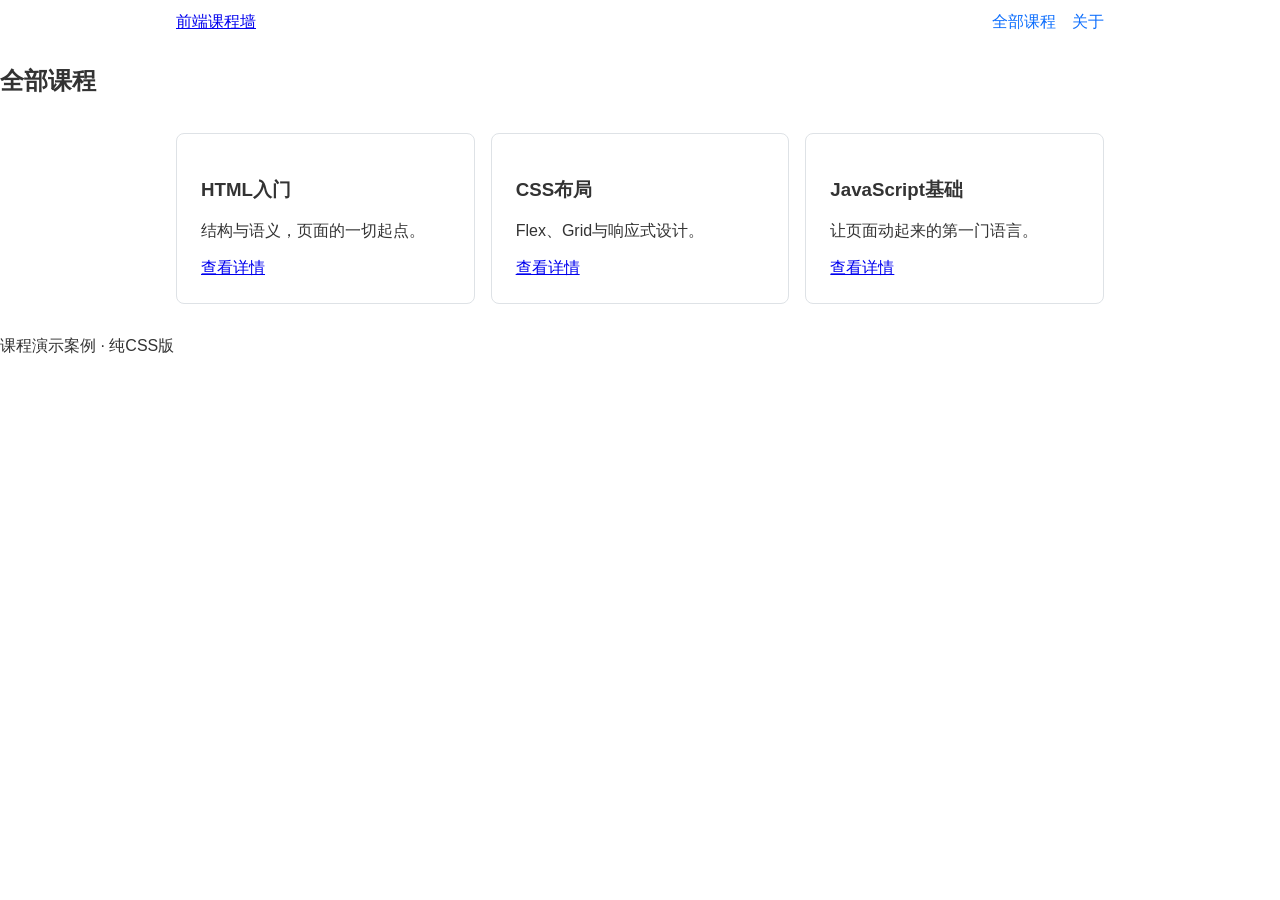
<file: courses-page/index.html>
<!DOCTYPE html>
<html lang="zh-CN">
<head>
    <meta charset="UTF-8">
    <meta name="viewport" content="width=device-width, initial-scale=1.0">
    <title>课程展示</title>
    <link rel="stylesheet" href="css/courses.css">
</head>
<body>
    <header class="site-header">
        <div class="nav-wrap">
            <a class="logo" href="#">前端课程墙</a>
            <nav class="main-nav">
                <a href="#courses">全部课程</a>
                <a href="#about">关于</a>
           </nav>
       </div>
    </header>
<main>
    <section id="courses">
        <h2>全部课程</h2>
        <div class="card-grid">
            <article class="course-card">
                <h3>HTML入门</h3>
                <p>结构与语义，页面的一切起点。</p>
                <a href="#">查看详情</a>
            </article>
            <article class="course-card">
                 <h3>CSS布局</h3>
                 <p>Flex、Grid与响应式设计。</p>
                 <a href="#">查看详情</a>
            </article>
            <article class="course-card">
                  <h3>JavaScript基础</h3>
                  <p>让页面动起来的第一门语言。</p>
                  <a href="#">查看详情</a>
            </article>
        </div>
    </section>
</main>
<footer><p>课程演示案例 · 纯CSS版</p></footer>
</body>
</html>
</file>
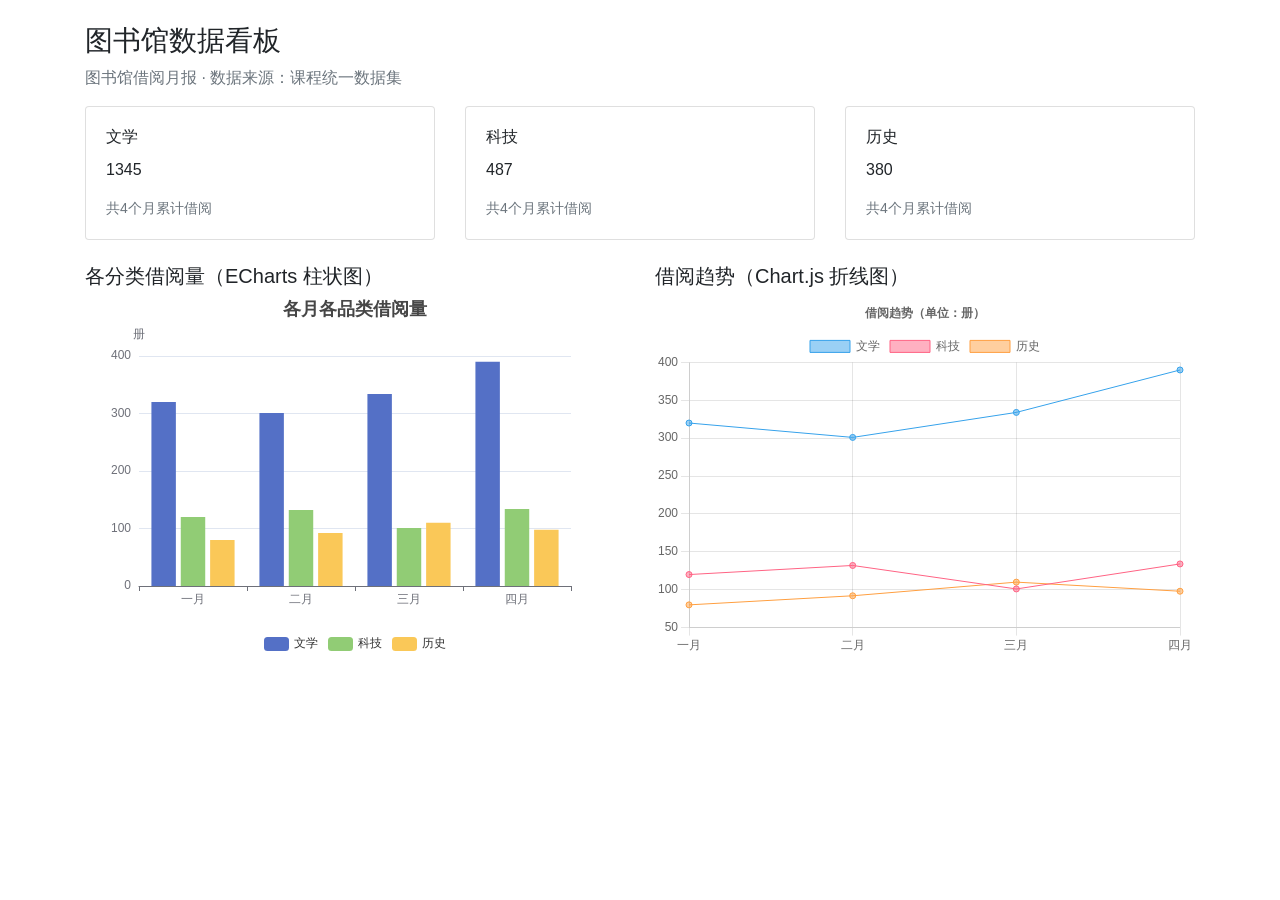
<file: dashboard/index.html>
<!DOCTYPE html>
<html lang="zh-CN">
<head>
  <meta charset="UTF-8">
  <meta name="viewport" content="width=device-width, initial-scale=1.0">
  <title>图书馆数据看板</title>
  <link href="libs/bootstrap.min.css" rel="stylesheet">
  <style>
    .chart-box { height: 360px; }
    #status { display: none; }
  </style>
</head>
<body class="container py-4">
  <header>
    <h1 class="h3">图书馆数据看板</h1>
    <p class="text-muted" id="sub-title">数据来源：课程统一数据集</p>
  </header>

  <p id="status" class="alert alert-warning"></p>

  <section class="row g-1 mb-4" id="cards"></section>

  <section class="row">
    <div class="col-lg-6">
      <h2 class="h5">各分类借阅量（ECharts 柱状图）</h2>
      <div id="bar-chart" class="chart-box"></div>
    </div>
    <div class="col-lg-6">
      <h2 class="h5">借阅趋势（Chart.js 折线图）</h2>
      <div class="chart-box"><canvas id="line-chart"></canvas></div>
    </div>
  </section>

  <script src="libs/jquery-3.7.1.min.js"></script>
  <script src="libs/bootstrap.bundle.min.js"></script>
  <script src="libs/echarts.min.js"></script>
  <script src="libs/Chart.umd.js"></script>
  <script src="app.js"></script>
</body>
</html>
</file>
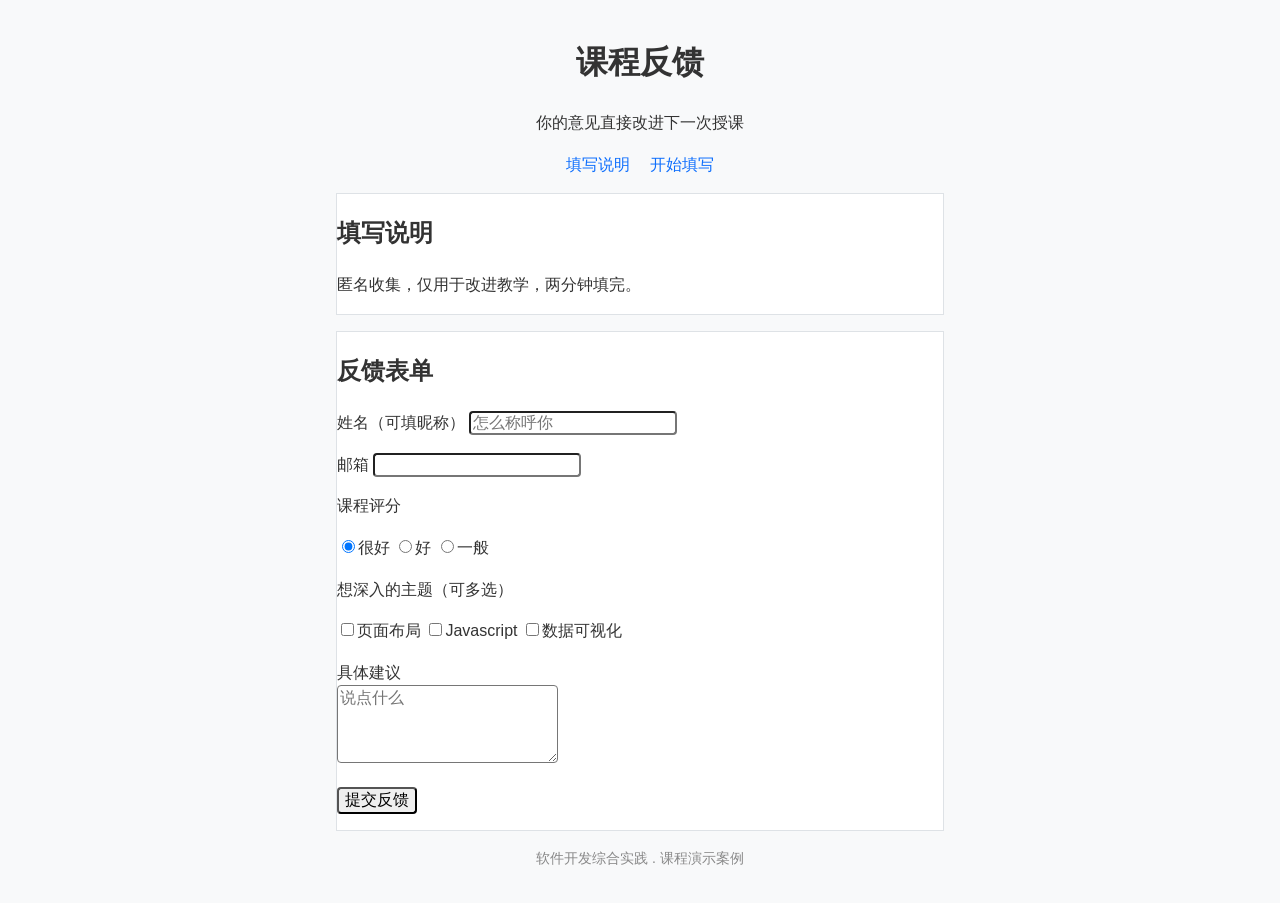
<file: feedback-form/index.html>
<!DOCTYPE html>
    <html lang="zh-CN">
<head>
    <meta  charset="UTF-8">
    <meta  name="viewport"  content="width=device-width,  initial-scale=1.0">
    <title>课程反馈</title>
    <link rel="stylesheet" href="css/style.css">
</head>
<body>
    <header>
        <h1>课程反馈</h1>
        <p>你的意见直接改进下一次授课</p>
    </header>
    <nav>
        <a  href="#intro">填写说明</a>
        <a  href="#form">开始填写</a>
    </nav>
    <main>
        <section  id="intro">
            <h2>填写说明</h2>
            <p>匿名收集，仅用于改进教学，两分钟填完。</p>
        </section>
        <section  id="form">
            <h2>反馈表单</h2>
            <form  action="#"  method="get">
                <p>
                    <label  for="name">姓名（可填昵称）</label>
                    <input  type="text"  id="name"  name="name"  placeholder="怎么称呼你"   required>
                </p>
                <p>
                    <label  for="mail">邮箱</label>
                    <input  type="email"  id="mail"  required>
               </p>
               <p>课程评分</p>
               <p>
                   <label><input  type="radio"  name="score"  value="5"  checked>很好</label>
                   <label><input  type="radio"  name="score"  value="4">好</label>
                   <label><input  type="radio"  name="score"  value="3">一般</label>
               </p>
               <p>想深入的主题（可多选）</p>
               <p>
                   <label><input  type="checkbox"  name="topic"  value="layout">页面布局</label>
                   <label><input  type="checkbox"  name="topic"  value="Js">Javascript</label>
                   <label><input  type="checkbox"  name="topic"  value="chart">数据可视化</label>
               </p>
               <p>
               <label  for="advice">具体建议</label><br>
               <textarea  id="advice"  name="advice"  rows="4"  maxlength="128" placeholder="说点什么"></textarea>
               </p>
               <p>
                   <button  type="submit">提交反馈</button>
              </p>
          </form>
        </section>
    </main>
    <footer>
        <p>软件开发综合实践  .  课程演示案例</p>
    </footer>
</body>
</html>
</file>
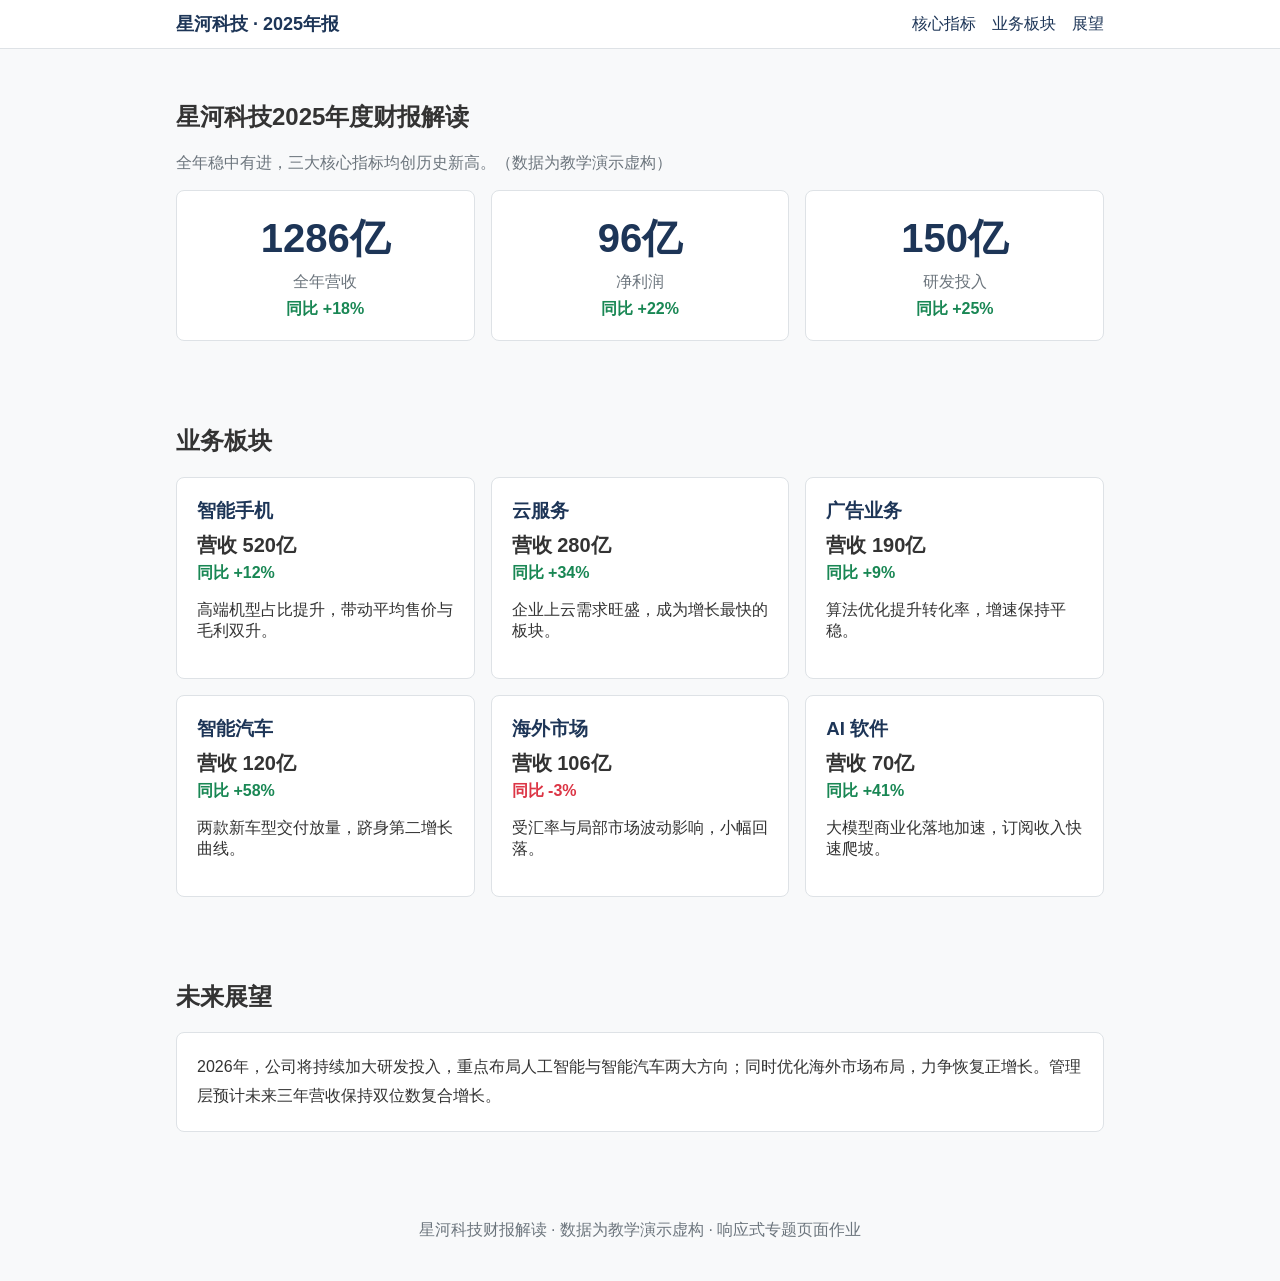
<file: finance-report/index.html>
<!DOCTYPE html>
<html lang="zh-CN">
<head>
    <meta charset="UTF-8">
    <meta name="viewport" content="width=device-width, initial-scale=1.0">
    <title>星河科技2025年度财报解读</title>
    <link rel="stylesheet" href="css/style.css">
</head>
<body>
    <header class="site-header">
        <div class="nav-wrap">
            <a class="logo" href="#">星河科技 · 2025年报</a>
            <nav class="main-nav">
                <a href="#overview">核心指标</a>
                <a href="#segments">业务板块</a>
                <a href="#outlook">展望</a>
            </nav>
        </div>
    </header>
    <main>
        <section id="overview">
            <h1>星河科技2025年度财报解读</h1>
            <p class="section-sub">全年稳中有进，三大核心指标均创历史新高。（数据为教学演示虚构）</p>
            <div class="metric-row">
                <div class="metric">
                    <span class="metric-num">1286亿</span>
                    <span class="metric-label">全年营收</span>
                    <span class="metric-change up">同比 +18%</span>
                </div>
                <div class="metric">
                    <span class="metric-num">96亿</span>
                    <span class="metric-label">净利润</span>
                    <span class="metric-change up">同比 +22%</span>
                </div>
                <div class="metric">
                    <span class="metric-num">150亿</span>
                    <span class="metric-label">研发投入</span>
                    <span class="metric-change up">同比 +25%</span>
                </div>
            </div>
        </section>
        <section id="segments">
            <h2>业务板块</h2>
            <div class="card-grid">
                <article class="report-card">
                    <h3>智能手机</h3>
                    <p class="card-num">营收 520亿</p>
                    <p class="card-change up">同比 +12%</p>
                    <p>高端机型占比提升，带动平均售价与毛利双升。</p>
                </article>
                <article class="report-card">
                    <h3>云服务</h3>
                    <p class="card-num">营收 280亿</p>
                    <p class="card-change up">同比 +34%</p>
                    <p>企业上云需求旺盛，成为增长最快的板块。</p>
                </article>
                <article class="report-card">
                    <h3>广告业务</h3>
                    <p class="card-num">营收 190亿</p>
                    <p class="card-change up">同比 +9%</p>
                    <p>算法优化提升转化率，增速保持平稳。</p>
                </article>
                <article class="report-card">
                    <h3>智能汽车</h3>
                    <p class="card-num">营收 120亿</p>
                    <p class="card-change up">同比 +58%</p>
                    <p>两款新车型交付放量，跻身第二增长曲线。</p>
                </article>
                <article class="report-card">
                    <h3>海外市场</h3>
                    <p class="card-num">营收 106亿</p>
                    <p class="card-change down">同比 -3%</p>
                    <p>受汇率与局部市场波动影响，小幅回落。</p>
                </article>
                <article class="report-card">
                    <h3>AI 软件</h3>
                    <p class="card-num">营收 70亿</p>
                    <p class="card-change up">同比 +41%</p>
                    <p>大模型商业化落地加速，订阅收入快速爬坡。</p>
                </article>
            </div>
        </section>
        <section id="outlook">
            <h2>未来展望</h2>
            <p>2026年，公司将持续加大研发投入，重点布局人工智能与智能汽车两大方向；同时优化海外市场布局，力争恢复正增长。管理层预计未来三年营收保持双位数复合增长。</p>
        </section>
    </main>
    <footer>
        <p>星河科技财报解读 · 数据为教学演示虚构 · 响应式专题页面作业</p>
    </footer>
</body>
</html>
</file>
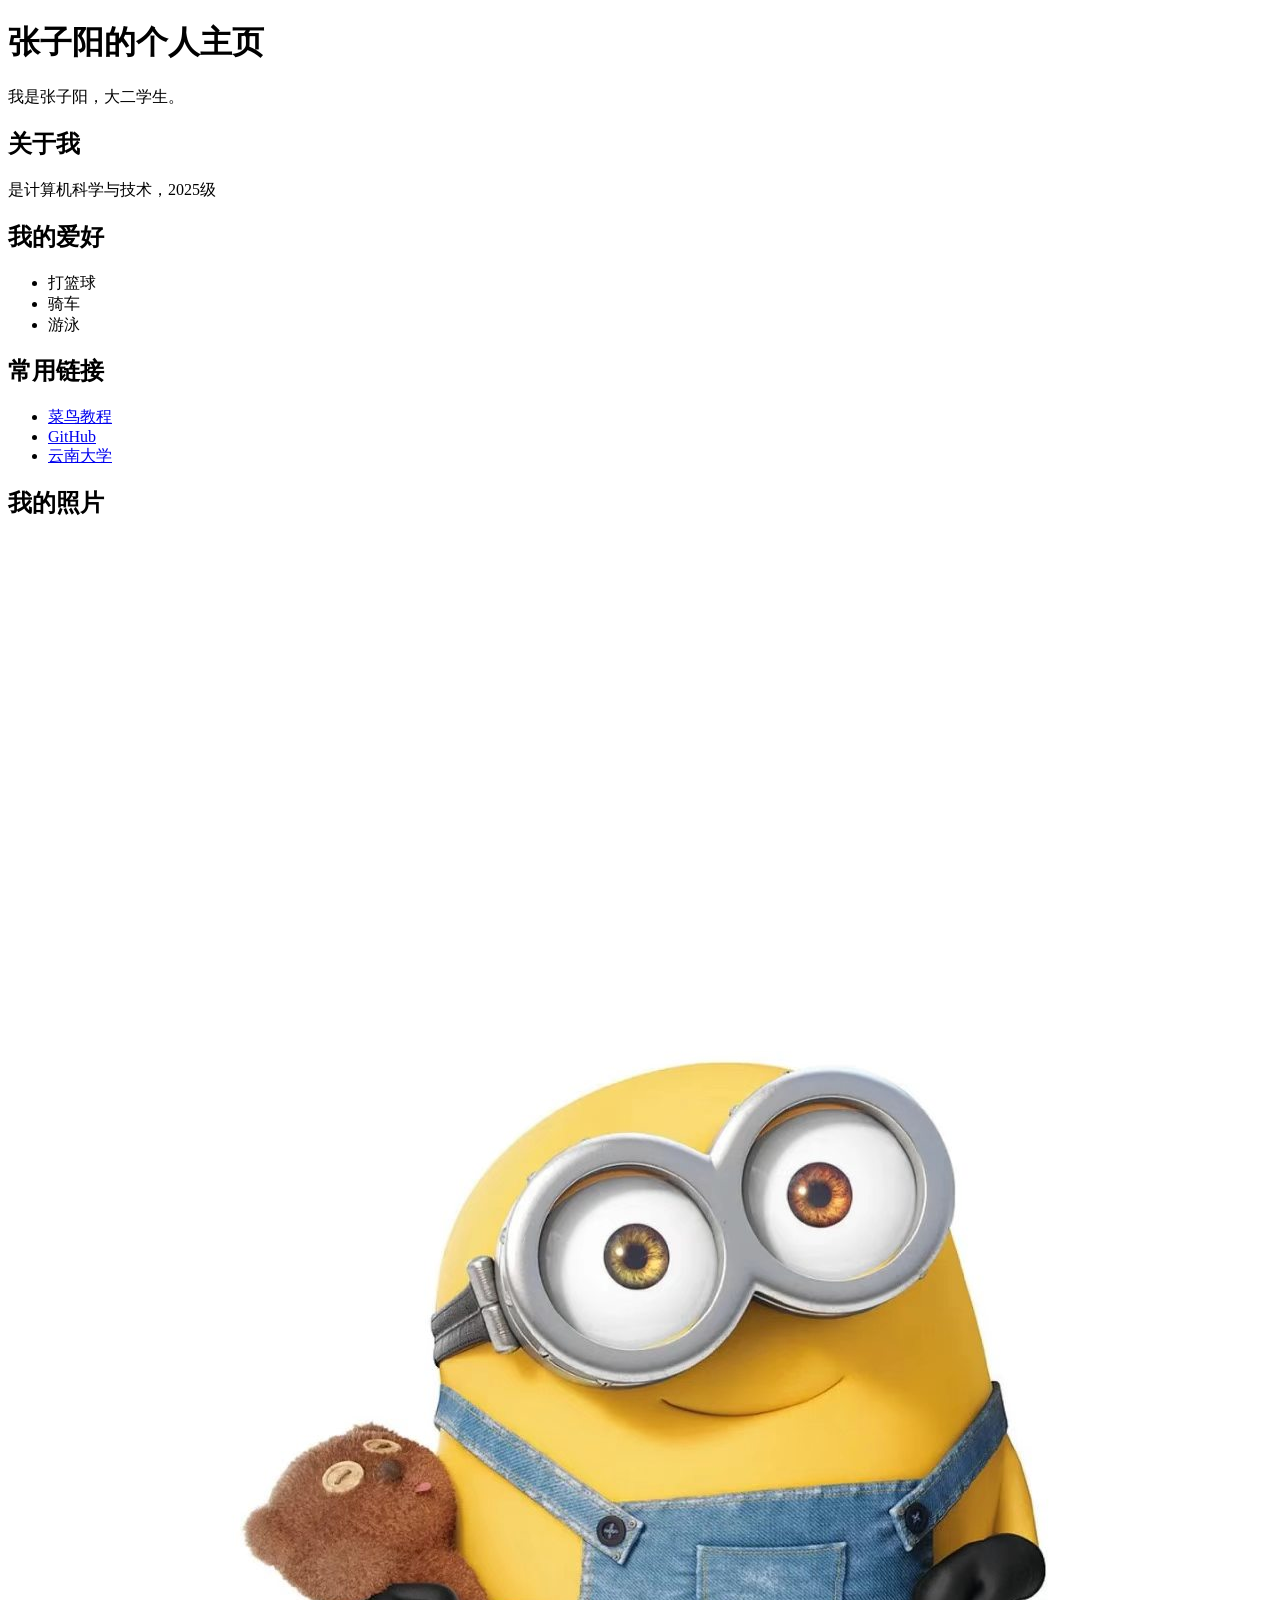
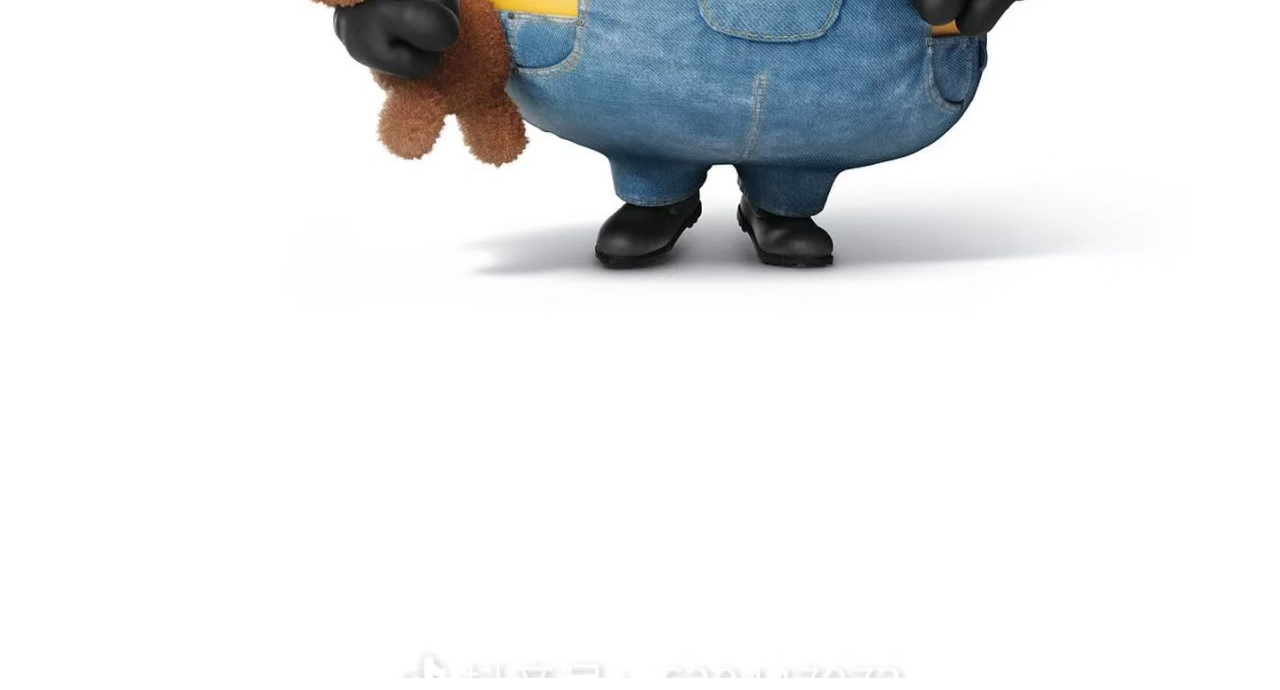
<file: homepage/index.html>
<!DOCTYPE html>

<html lang="zh-CN">

<head>

    <meta charset="UTF-8">

    <meta name="viewport" content="width=device-width, initial-scale=1.0">

    <title>个人主页</title>

</head>

<body>

    <h1>张子阳的个人主页</h1>

    <p>我是张子阳，大二学生。</p>
 <h2>关于我</h2>

<p>是计算机科学与技术，2025级</p>


<h2>我的爱好</h2>

<ul>

<li>打篮球</li>

<li>骑车</li>

<li>游泳</li>

</ul>


<h2>常用链接</h2>

<ul>

<li><a href="https://www.runoob.com/html/html-tutorial.html" target="_blank">菜鸟教程</a></li>

<li><a href="https://github.com" target="_blank">GitHub</a></li>

<li><a href="https://www.yunnan.edu.cn" target="_blank">云南大学</a></li>

</ul>
<h2>我的照片</h2>

<img src="images/me.jpg" alt="我的照片">
</body>

</html>
</file>
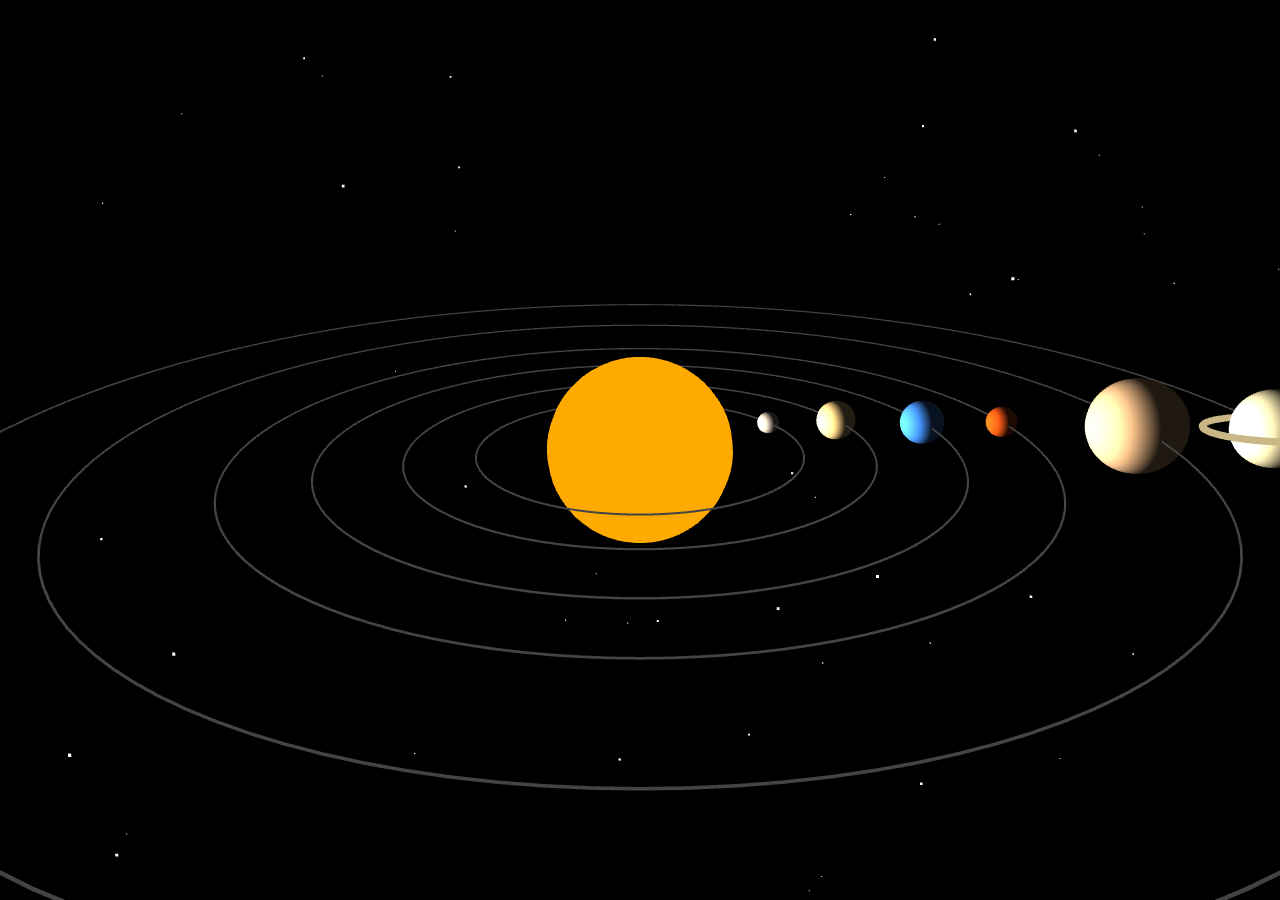
<file: solar-system/index.html>
<!DOCTYPE html>
<html lang="zh-CN">
<head>
  <meta charset="UTF-8">
  <title>太阳系</title>
  <style> body { margin: 0; } </style>
</head>
<body>
  <script src="libs/three.min.js"></script>
  <script src="libs/OrbitControls.js"></script>
  <script src="solar.js"></script>
</body>
</html>
</file>
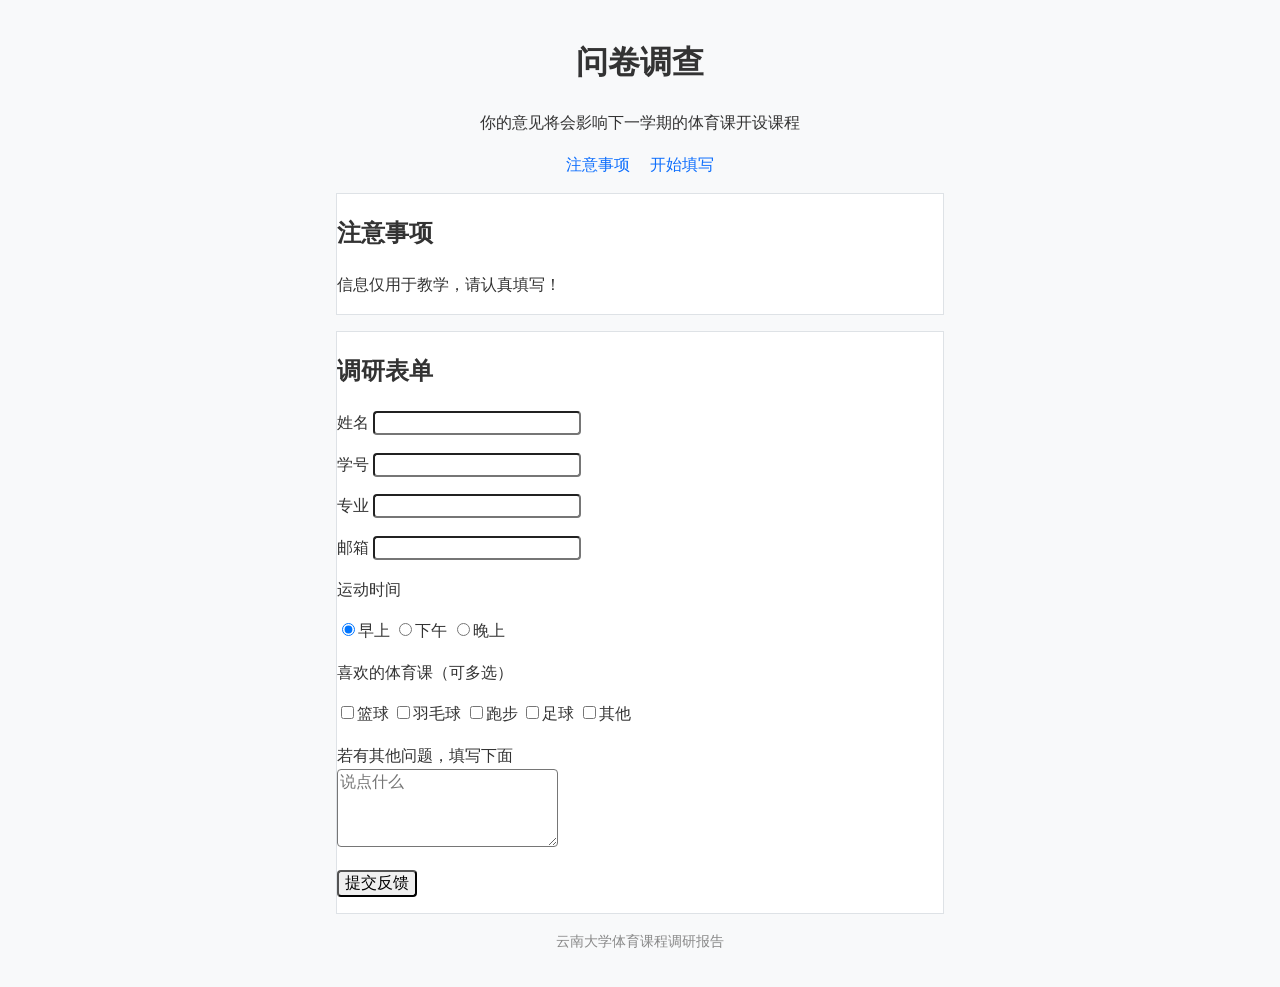
<file: sports-survey/index.html>
<!DOCTYPE html>
    <html lang="zh-CN">
<head>
    <meta  charset="UTF-8">
    <meta  name="viewport"  content="width=device-width,  initial-scale=1.0">
    <title>问卷调查</title>
    <link rel="stylesheet" href="css/style.css">
</head>
<body>
    <header>
        <h1>问卷调查</h2>
        <p>你的意见将会影响下一学期的体育课开设课程</p>
    </header>
    <nav>
        <a href="#notice">注意事项</a>
        <a href="#form">开始填写</a>
    </nav>
    <main>
        <section id="notice">
            <h2>注意事项</h2>
            <p>信息仅用于教学，请认真填写！</p>
        </section>
        <section id ="form">
            <h2>调研表单</h2>
            <form  action="#"  method="get">
                <p>
                    <label  for="name">姓名</label>
                    <input  type="text"  id="name"  name="name"    required>
                </p>
                <p>
                    <label for="studentld">学号</label>
                    <input type="text" id="studentld" name="studentld" required>
                </p>
                <p>
                    <label for="major">专业</label>
                    <input type="text" id="major" name="major" required>
                <p>
                    <label for="mail">邮箱</label> <input type="email" id="mail" name="mail"> 
               </p>
               <p>运动时间</p>
               <p>
                   <label><input  type="radio"  name="time"  value="morning"  checked>早上</label>
                   <label><input  type="radio"  name="time"  value="afternoon">下午</label>
                   <label><input  type="radio"  name="time"  value="evening">晚上</label>
               </p>
               <p>喜欢的体育课（可多选）</p>
               <p>
                   <label><input  type="checkbox"  name="topic"  value="basketball">篮球</label>
                   <label><input  type="checkbox"  name="topic"  value="badminton">羽毛球</label>
                   <label><input  type="checkbox"  name="topic"  value="running">跑步</label>
                   <label><input  type="checkbox"  name="topic"  value="soccer">足球</label>
                    <label><input  type="checkbox"  name="topic"  value="others">其他</label>
               </p>
               <p>
               <label  for="advice">若有其他问题，填写下面</label><br>
               <textarea  id="advice"  name="advice"  rows="4"  maxlength="128" placeholder="说点什么"></textarea>
               </p>
               <p>
                   <button  type="submit">提交反馈</button>
              </p>
          </form>
        </section>
    </main>
    <footer>
        <p>云南大学体育课程调研报告</p>
    </footer>

    </main>
    <footer>
</file>
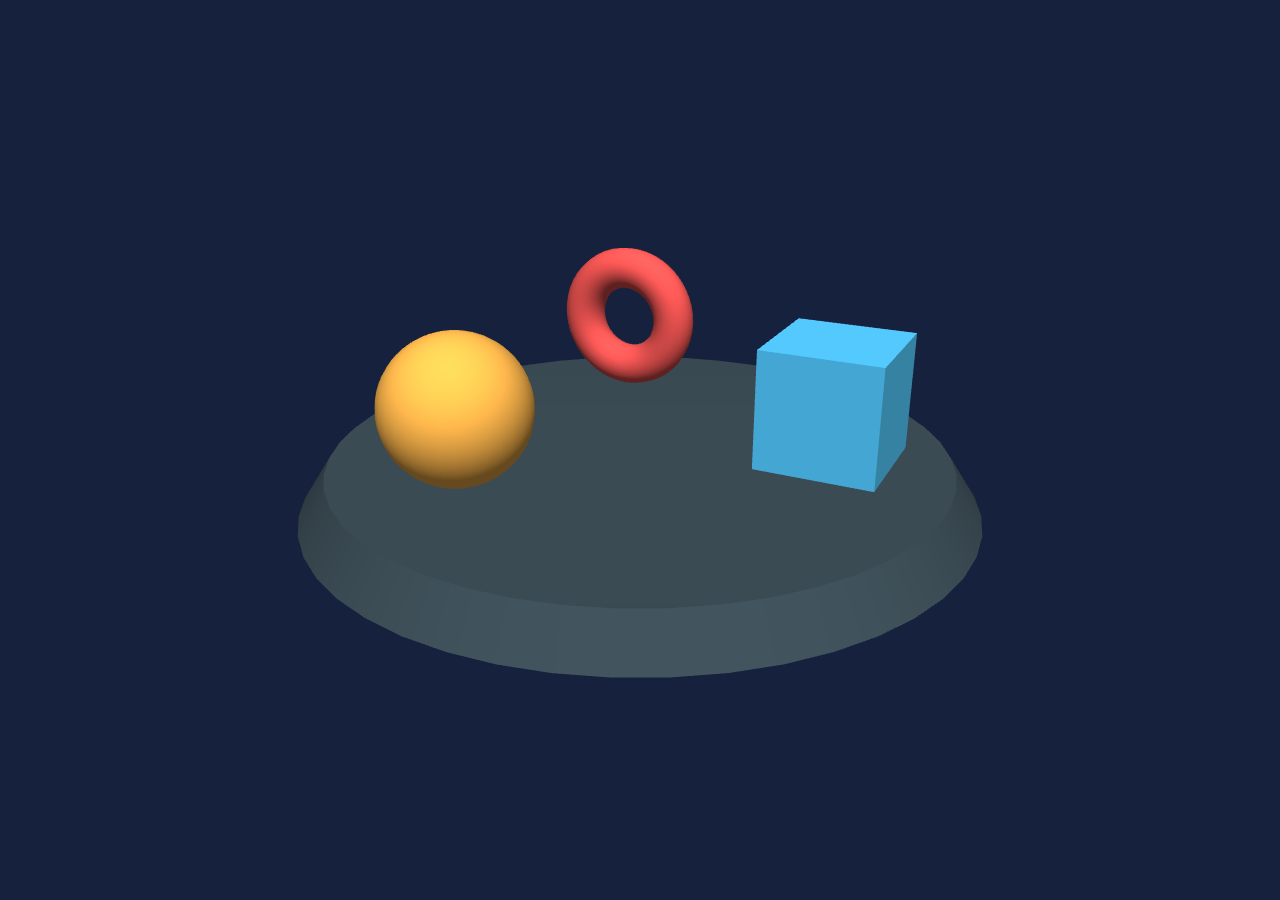
<file: three-d/index.html>
<!DOCTYPE html>
<html lang="zh-CN">
<head>
    <meta charset="UTF-8">
    <title>旋转展示台</title> 
    <style> body { margin: 0; } </style> 
</head> 
<body> 
<script src="libs/three.min.js"></script> 
<script src="libs/OrbitControls.js"></script> 
<script src="showcase.js"></script> 
</body> 
</html>
</file>
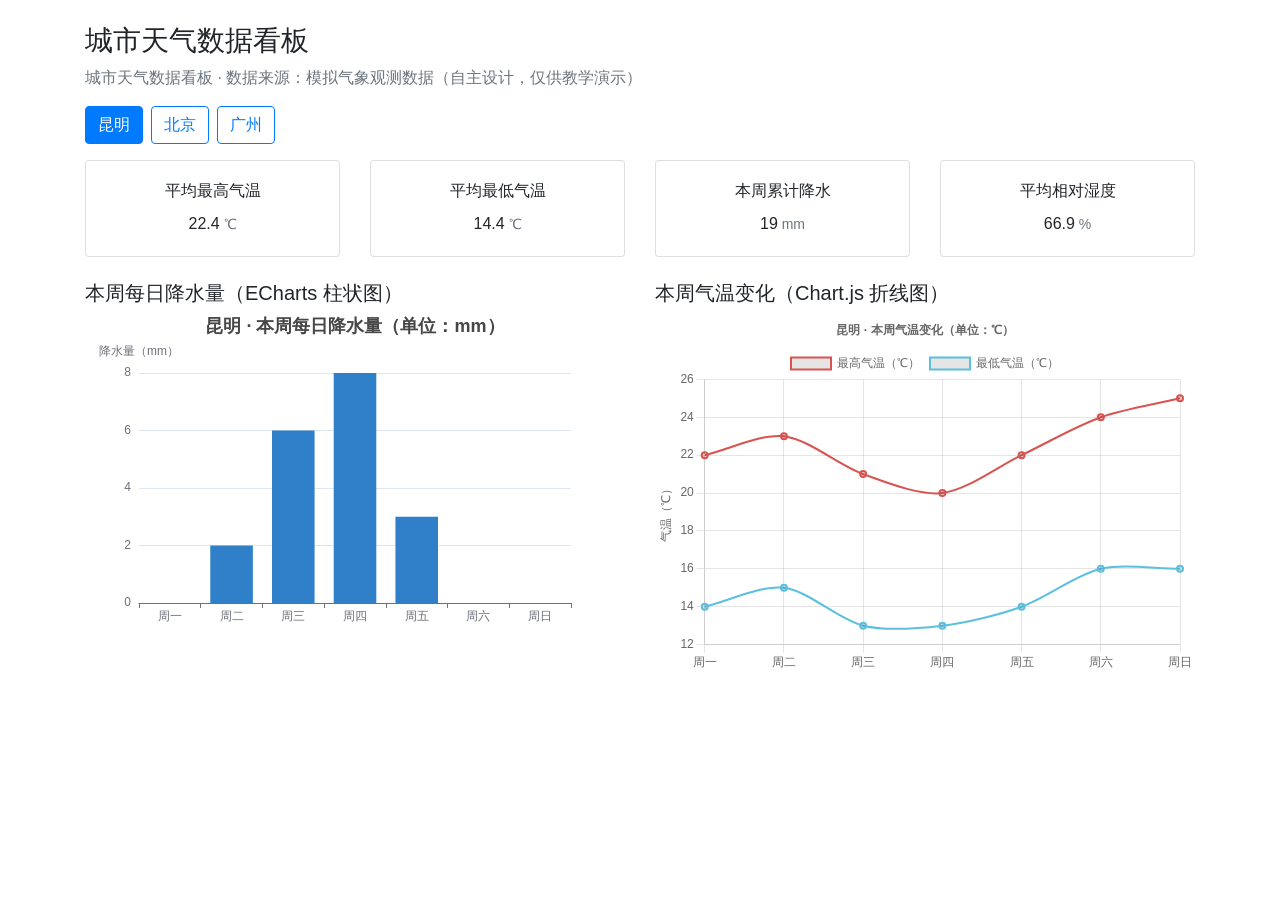
<file: weather/index.html>
<!DOCTYPE html>
<html lang="zh-CN">
<head>
  <meta charset="UTF-8">
  <meta name="viewport" content="width=device-width, initial-scale=1.0">
  <title>城市天气数据看板</title>
  <link href="libs/bootstrap.min.css" rel="stylesheet">
  <style>
    .chart-box { height: 360px; }
    #status { display: none; }
    #city-tabs .btn { margin-right: 8px; }
  </style>
</head>
<body class="container py-4">
  <header>
    <h1 class="h3">城市天气数据看板</h1>
    <p class="text-muted" id="sub-title">数据加载中…</p>
  </header>

  <p id="status" class="alert alert-warning"></p>

  <div id="city-tabs" class="mb-3"></div>

  <section class="row g-1 mb-4" id="cards"></section>

  <section class="row">
    <div class="col-lg-6">
      <h2 class="h5">本周每日降水量（ECharts 柱状图）</h2>
      <div id="bar-chart" class="chart-box"></div>
    </div>
    <div class="col-lg-6">
      <h2 class="h5">本周气温变化（Chart.js 折线图）</h2>
      <div class="chart-box"><canvas id="line-chart"></canvas></div>
    </div>
  </section>

  <script src="libs/jquery-3.7.1.min.js"></script>
  <script src="libs/bootstrap.bundle.min.js"></script>
  <script src="libs/echarts.min.js"></script>
  <script src="libs/Chart.umd.js"></script>
  <script src="app.js"></script>
</body>
</html>
</file>
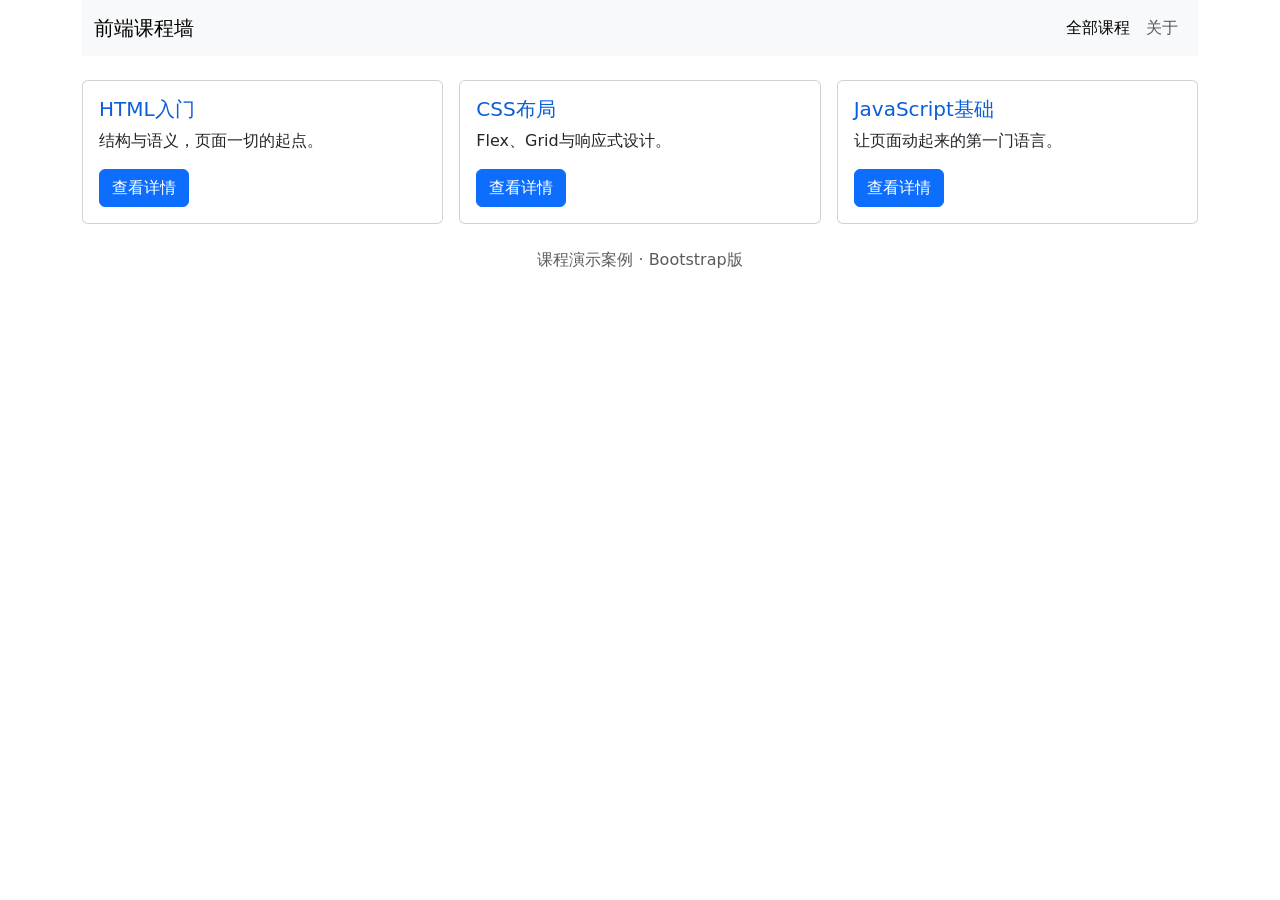
<file: courses-page/bootstrap.html>
<!DOCTYPE html>
<html lang="zh-CN">
<head>
    <meta charset="UTF-8">
    <meta name="viewport" content="width=device-width, initial-scale=1.0">
    <title>课程展示 · Bootstrap版</title>
    <link rel="stylesheet" href="https://cdn.jsdelivr.net/npm/bootstrap@5.3.3/dist/css/bootstrap.min.css">
    <link rel="stylesheet" href="css/custom.css">
</head>
<body>
    <div class="container">
        <nav class="navbar navbar-expand-md bg-body-tertiary mb-4">
            <div class="container">
                <a class="navbar-brand" href="#">前端课程墙</a>
                <div class="navbar-nav">
                    <a class="nav-link active" href="#">全部课程</a>
                    <a class="nav-link" href="#">关于</a>
                </div>
            </div>
        </nav>
        <div class="row g-3">
            <div class="col-md-6 col-lg-4">
                <div class="card">
                    <div class="card-body">
                        <h5 class="card-title">HTML入门</h5>
                        <p class="card-text">结构与语义，页面一切的起点。</p>
                        <a href="#" class="btn btn-primary">查看详情</a>
                    </div>
                </div>
            </div>
            <div class="col-md-6 col-lg-4">
                <div class="card">
                    <div class="card-body">
                        <h5 class="card-title">CSS布局</h5>
                        <p class="card-text">Flex、Grid与响应式设计。</p>
                        <a href="#" class="btn btn-primary">查看详情</a>
                    </div>
                </div>
            </div>
            <div class="col-md-6 col-lg-4">
                <div class="card">
                    <div class="card-body">
                        <h5 class="card-title">JavaScript基础</h5>
                        <p class="card-text">让页面动起来的第一门语言。</p>
                        <a href="#" class="btn btn-primary">查看详情</a>
                    </div>
                </div>
            </div>
        </div>
        <footer class="text-center text-muted py-4">课程演示案例 · Bootstrap版</footer>
    </div>
</body>
</html>
</file>
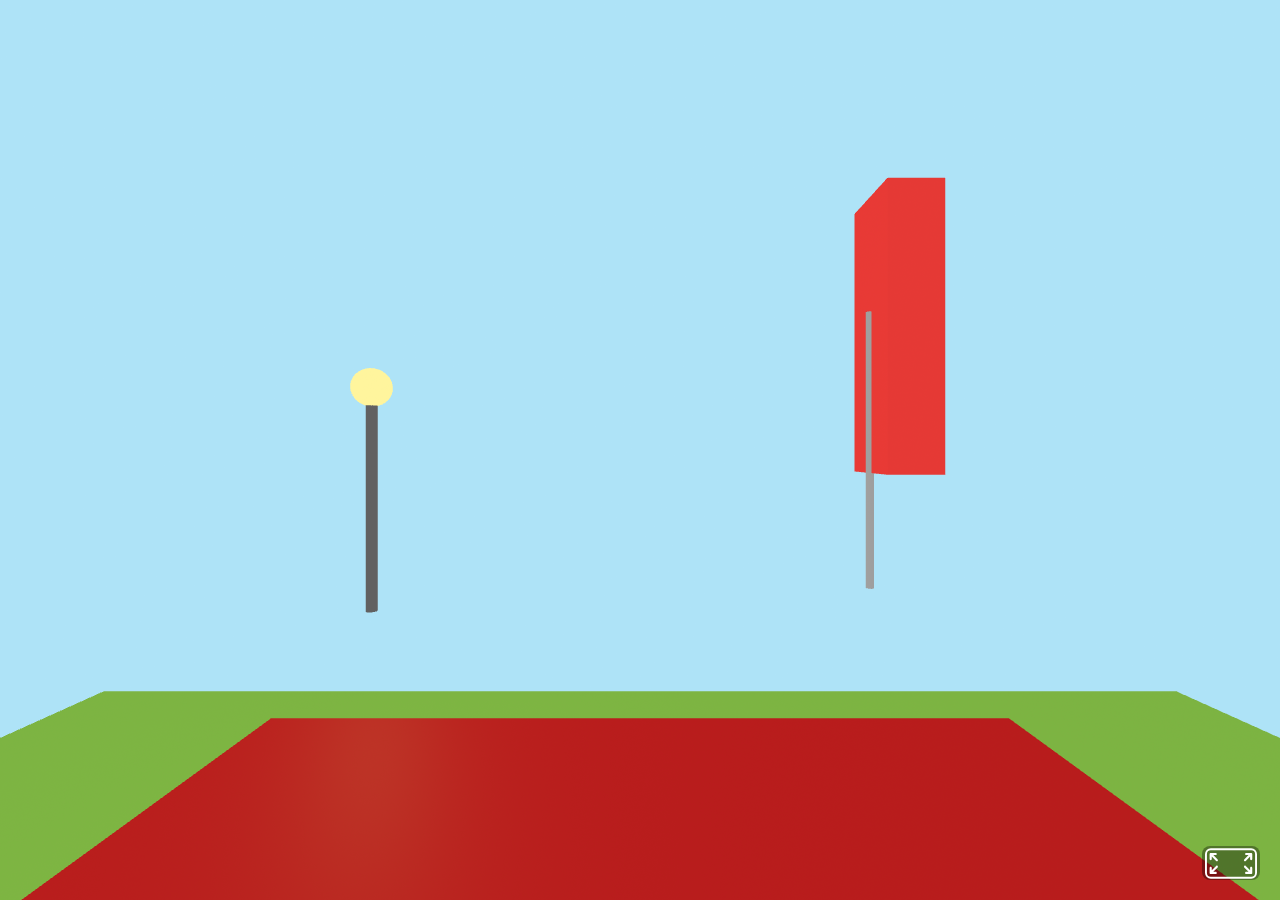
<file: three-d/campus.html>
<!DOCTYPE  html>
<html  lang="zh-CN">
<head>
    <meta  charset="UTF-8">
    <title>校园角标</title>
    <script  src="libs/aframe.min.js"></script>
</head>
<body>
    <a-scene>
    <!--环境-->
    <a-sky  color="#aee3f7"></a-sky>  
    <a-plane
        position="0 0 -4" rotation="-90 0 0"
        width="20" height="20" color="#7cb342">
    </a-plane>

    <!-- 主体； 教学楼（方盒+屋顶） -->
    <a-box positon="0 1.2 -6" width="4" height="2.4" depth"2" color="#efeeee"></a-box>
    <a-box position="0 2.7 -6" width="4.4" height="0.4" depth="2.4" color="#b71c1c"</a-box> 
    
    <!-- 旗杆与旗帜（旗帜带飘扬动画） -->
    <a-cylinder position="3 1.8 -5" radius="0.05" height="3.6" color="#9e9e9e"></a-cylinder>
    <a-box position="3.35 3.3 -5" width="0.7" height="3.6" color="#e53935"
        animation="property: position; to:3.4 3.3 -5; dir: alternate;dur: 900; loop: true">
    </a-box>
     
    <!-- 路灯： 杆+发光球（点光源） -->
    <a-cylinder position="-3 1.2 -4" radius="0.06" height="2.4" color="#616161"></a-cylinder>
    <a-sphere position="-3 2.5 -4" radius="0.18" color="#fff59d"
    animation="property: scale; to: 1.3 1.3 1.3; dir:alternate; dur: 1200; loop: true">
    </a-sphere>
    <a-light type="point" position="-3 2.6 -4" color="#fff59d"  intensity="0.6"></a-light>
    <!--环境光-->
    <a-light type="ambient" color="#ffffff" intensify="0.7"</a-light>

    <!-- 相机初始位： 稍远处平视校园 -->
    <a-camera position="0 1.8 2"></a-camera>
    </a-scene>
</body>
<html>
</file>
<file: courses-page/css/courses.css>
*  {  box-sizing:  border-box;  }

body  {
    font-family:  "Microsoft YaHei",  sans-serif;
    margin:  0;
    color:  #333;
}

.nav-wrap  {
    max-width:  960px;
    margin:  0  auto;
    padding:  12px  16px;
    display:  flex;
    justify-content:  space-between;
    align-items:  center;
    flex-wrap:  wrap;
    gap:  8px;
}

.main-nav  {
    display:  flex;
    gap:  16px;
}

.main-nav a  {  text-decoration:  none;  color:  #0d6efd;  }
.card-grid  {
    max-width:  960px;
    margin:  0  auto;
    padding:  16px;
    display:  grid;
    grid-template-columns:  repeat(auto-fit,  minmax(260px,  1fr));
    gap:  16px;
}

.course-card  {
    border:  1px  solid  #dee2e6;
    border-radius:  8px;
    padding:  16px;
}

@media  (min-width:  992px)  {
    .course-card  {  padding:  24px;  }
}
</file>
<file: feedback-form/css/style.css>
*   {
    box-sizing: border-box;
}
body  {
    font-family: "Microsoft YaHei", "PingFang SC" , sans-serif;
    color: #333;
    line-height: 1.6;
    background-color: #f8f9fa;
    max-width: 640px;
    margin: 0 auto;
   padding: 16px;
}

header  {
    text-align: center;
}
 
nav  {
    text-align: center;
    margin-bottom:16px;
}

nav a  {
    color: #0d6efd;
    text-decoration: none;
    margin: 0 8px;
}

section  {
    background: #fff;
    border: 1px solid #dee2e6;
    border-radius:8px
    padding: 16px;
    margin-bottom:16px;
}

input, textarea, select, button  {
    font-size: 16px;
    padding: 8px
    border: 1px solid #ccc;
    border-radius: 4px;
}

buttom  {
    background: #0d6efd;
    color: #fff;
    border: none;
    padding: 8px 24px;
}

footer  {
text-align: center;
color: #888;
font-size: 14px;
}
</file>
<file: finance-report/css/style.css>
* {
    box-sizing: border-box;
}

body {
    font-family: "Microsoft YaHei", sans-serif;
    margin: 0;
    color: #333;
    background: #f8f9fa;
}

/* ===== 导航：Flex布局，logo靠左、链接靠右 ===== */
.site-header {
    background: #ffffff;
    border-bottom: 1px solid #dee2e6;
}

.nav-wrap {
    max-width: 960px;
    margin: 0 auto;
    padding: 12px 16px;
    display: flex;
    justify-content: space-between;
    align-items: center;
    flex-wrap: wrap;
    gap: 8px;
}

.logo {
    font-weight: bold;
    font-size: 18px;
    color: #1d3557;
    text-decoration: none;
}

.main-nav {
    display: flex;
    gap: 16px;
}

.main-nav a {
    text-decoration: none;
    color: #1d3557;
}

/* ===== 通用区块 ===== */
section {
    max-width: 960px;
    margin: 0 auto;
    padding: 24px 16px;
}

.section-sub {
    color: #6c757d;
}

/* ===== 核心指标：Flex三块 ===== */
.metric-row {
    display: flex;
    gap: 16px;
    flex-wrap: wrap;
}

.metric {
    flex: 1 1 200px;
    background: #ffffff;
    border: 1px solid #dee2e6;
    border-radius: 8px;
    padding: 20px;
    text-align: center;
    display: flex;
    flex-direction: column;
    gap: 6px;
}

.metric-num {
    font-size: 32px;
    font-weight: bold;
    color: #1d3557;
}

.metric-label {
    color: #6c757d;
}

.metric-change {
    font-weight: bold;
}

.up {
    color: #198754;
}

.down {
    color: #dc3545;
}

/* ===== 业务板块：Grid卡片墙 ===== */
.card-grid {
    display: grid;
    grid-template-columns: repeat(auto-fit, minmax(260px, 1fr));
    gap: 16px;
}

.report-card {
    background: #ffffff;
    border: 1px solid #dee2e6;
    border-radius: 8px;
    padding: 16px;
}

.report-card h3 {
    margin: 0 0 8px;
    color: #1d3557;
}

.card-num {
    font-size: 20px;
    font-weight: bold;
    margin: 0 0 4px;
}

.card-change {
    margin: 0 0 8px;
    font-weight: bold;
}

/* ===== 展望与页脚 ===== */
#outlook p {
    background: #ffffff;
    border: 1px solid #dee2e6;
    border-radius: 8px;
    padding: 20px;
    line-height: 1.8;
}

footer {
    text-align: center;
    color: #6c757d;
    padding: 24px 16px;
}

/* ===== 响应式断点 ===== */

/* 手机（<768px）：导航居中堆叠，标题缩小 */
@media (max-width: 767px) {
    .nav-wrap {
        flex-direction: column;
        text-align: center;
    }

    h1 {
        font-size: 24px;
    }
}

/* 平板（≥768px）：卡片内边距加大 */
@media (min-width: 768px) {
    .report-card {
        padding: 20px;
    }
}

/* 桌面（≥992px）：区块留白与指标数字进一步放大 */
@media (min-width: 992px) {
    section {
        padding: 32px 16px;
    }

    .metric-num {
        font-size: 40px;
    }
}
</file>
<file: sports-survey/css/style.css>
*   {
    box-sizing: border-box;
}
body  {
    font-family: "Microsoft YaHei", "PingFang SC" , sans-serif;
    color: #333;
    line-height: 1.6;
    background-color: #f8f9fa;
    max-width: 640px;
    margin: 0 auto;
   padding: 16px;
}

header  {
    text-align: center;
}
 
nav  {
    text-align: center;
    margin-bottom:16px;
}

nav a  {
    color: #0d6efd;
    text-decoration: none;
    margin: 0 8px;
}

section  {
    background: #fff;
    border: 1px solid #dee2e6;
    border-radius:8px
    padding: 16px;
    margin-bottom:16px;
}

input, textarea, select, button  {
    font-size: 16px;
    padding: 8px
    border: 1px solid #ccc;
    border-radius: 4px;
}

buttom  {
    background: #0d6efd;
    color: #fff;
    border: none;
    padding: 8px 24px;
}

footer  {
text-align: center;
color: #888;
font-size: 14px;
}
</file>
<file: courses-page/css/custom.css>
/* 覆盖示例：让卡片标题统一品牌色 */
.card .card-title {
    color: #0b5ed7;
}
</file>
